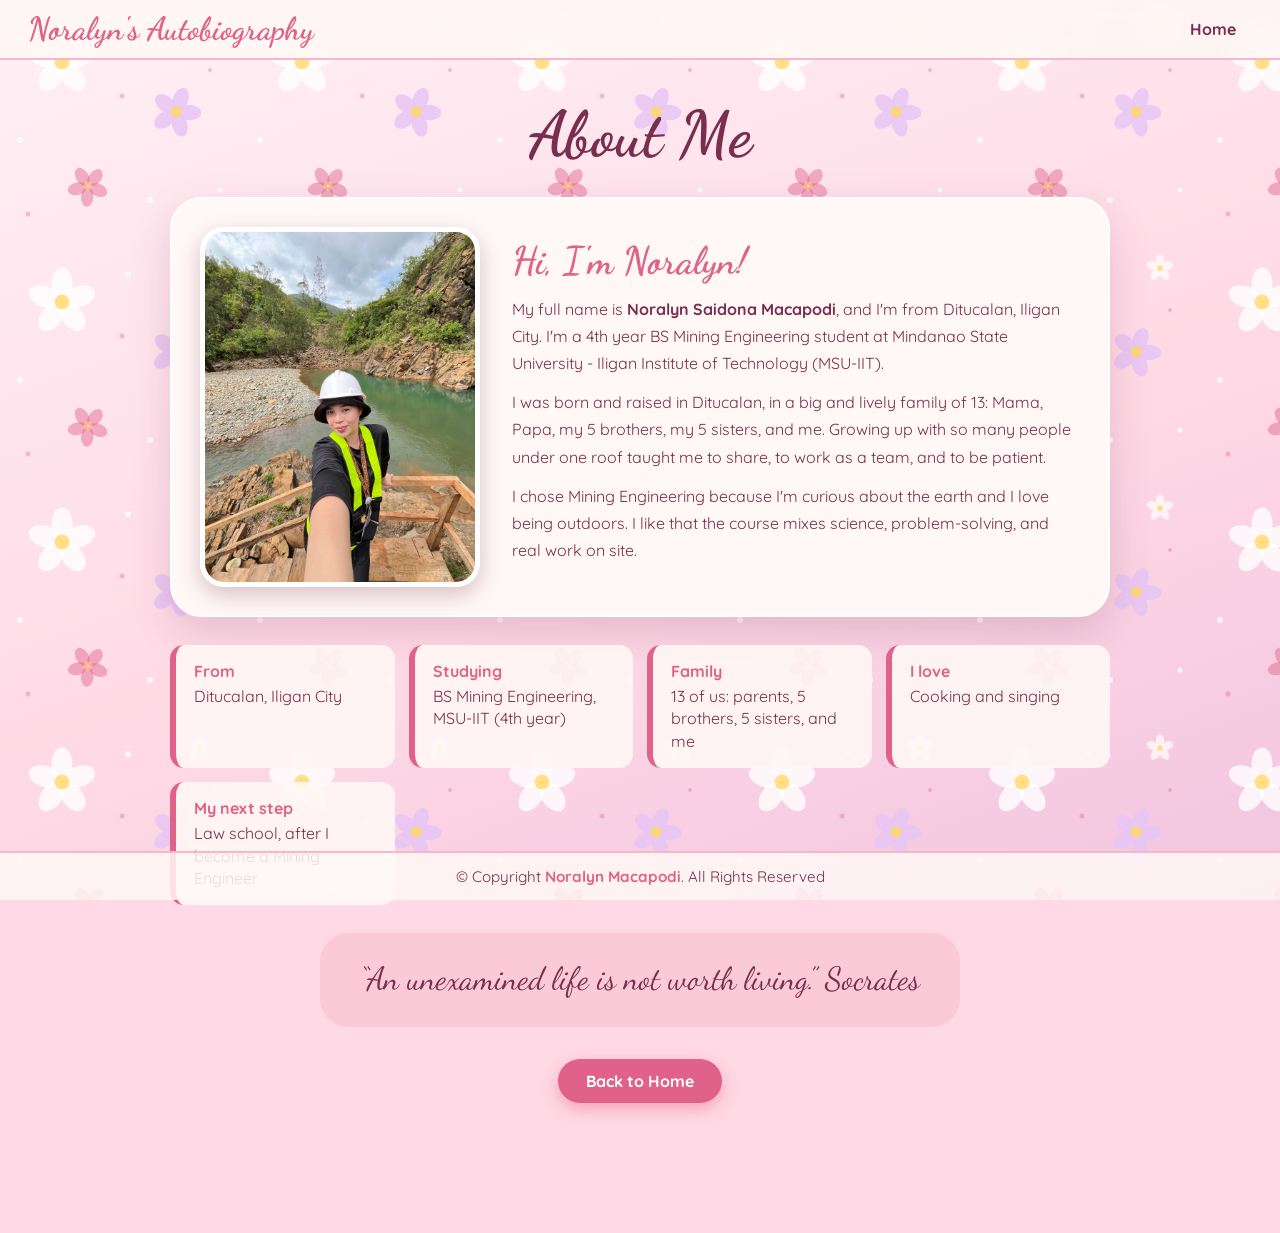
<file: about.html>
<!DOCTYPE html>
<html lang="en">
<head>
    <meta charset="UTF-8">
    <meta name="viewport" content="width=device-width, initial-scale=1">
    <title>About Me | Noralyn's Autobiography</title>

    <link rel="preconnect" href="https://fonts.googleapis.com">
    <link rel="preconnect" href="https://fonts.gstatic.com" crossorigin>
    <link href="https://fonts.googleapis.com/css2?family=Dancing+Script:wght@600;700&family=Quicksand:wght@400;500;700&display=swap" rel="stylesheet">

    <link rel="stylesheet" type="text/css" href="style.css" media="screen">
</head>

<body class="about">

    <header>
        <div class="header">
            <div class="header-Left">
                <a href="index.html" class="logo">Noralyn's Autobiography</a>
            </div>
            <div class="header-Right">
                <a href="index.html">Home</a>
            </div>
        </div>
    </header>

    <main class="page">

        <h1 class="page-title">About Me</h1>

        <section class="about-card">
            <img class="about-photo" src="PHOTOS/3.jpeg" alt="Noralyn at a field site wearing a hard hat and safety vest">

            <div class="about-text">
                <h2>Hi, I'm Noralyn!</h2>
                <p>
                    My full name is <strong>Noralyn Saidona Macapodi</strong>, and I'm from
                    Ditucalan, Iligan City. I'm a 4th year BS Mining Engineering student at
                    Mindanao State University - Iligan Institute of Technology (MSU-IIT).
                </p>
                <p>
                    I was born and raised in Ditucalan, in a big and lively family of 13:
                    Mama, Papa, my 5 brothers, my 5 sisters, and me. Growing up with so many
                    people under one roof taught me to share, to work as a team, and to be patient.
                </p>
                <p>
                    I chose Mining Engineering because I'm curious about the earth and I love
                    being outdoors. I like that the course mixes science, problem-solving, and
                    real work on site.
                </p>
            </div>
        </section>

        <section class="facts">
            <div class="fact">
                <h3>From</h3>
                <p>Ditucalan, Iligan City</p>
            </div>
            <div class="fact">
                <h3>Studying</h3>
                <p>BS Mining Engineering, MSU-IIT (4th year)</p>
            </div>
            <div class="fact">
                <h3>Family</h3>
                <p>13 of us: parents, 5 brothers, 5 sisters, and me</p>
            </div>
            <div class="fact">
                <h3>I love</h3>
                <p>Cooking and singing</p>
            </div>
            <div class="fact">
                <h3>My next step</h3>
                <p>Law school, after I become a Mining Engineer</p>
            </div>
        </section>

        <blockquote class="quote">
            &ldquo;An unexamined life is not worth living.&rdquo;
            Socrates
        </blockquote>

        <p class="back"><a href="index.html" class="btn btn-primary">Back to Home</a></p>

    </main>

    <footer>
        <div class="footer">
            &copy; Copyright <strong><span>Noralyn Macapodi</span></strong>. All Rights Reserved
        </div>
    </footer>

</body>
</html>
</file>
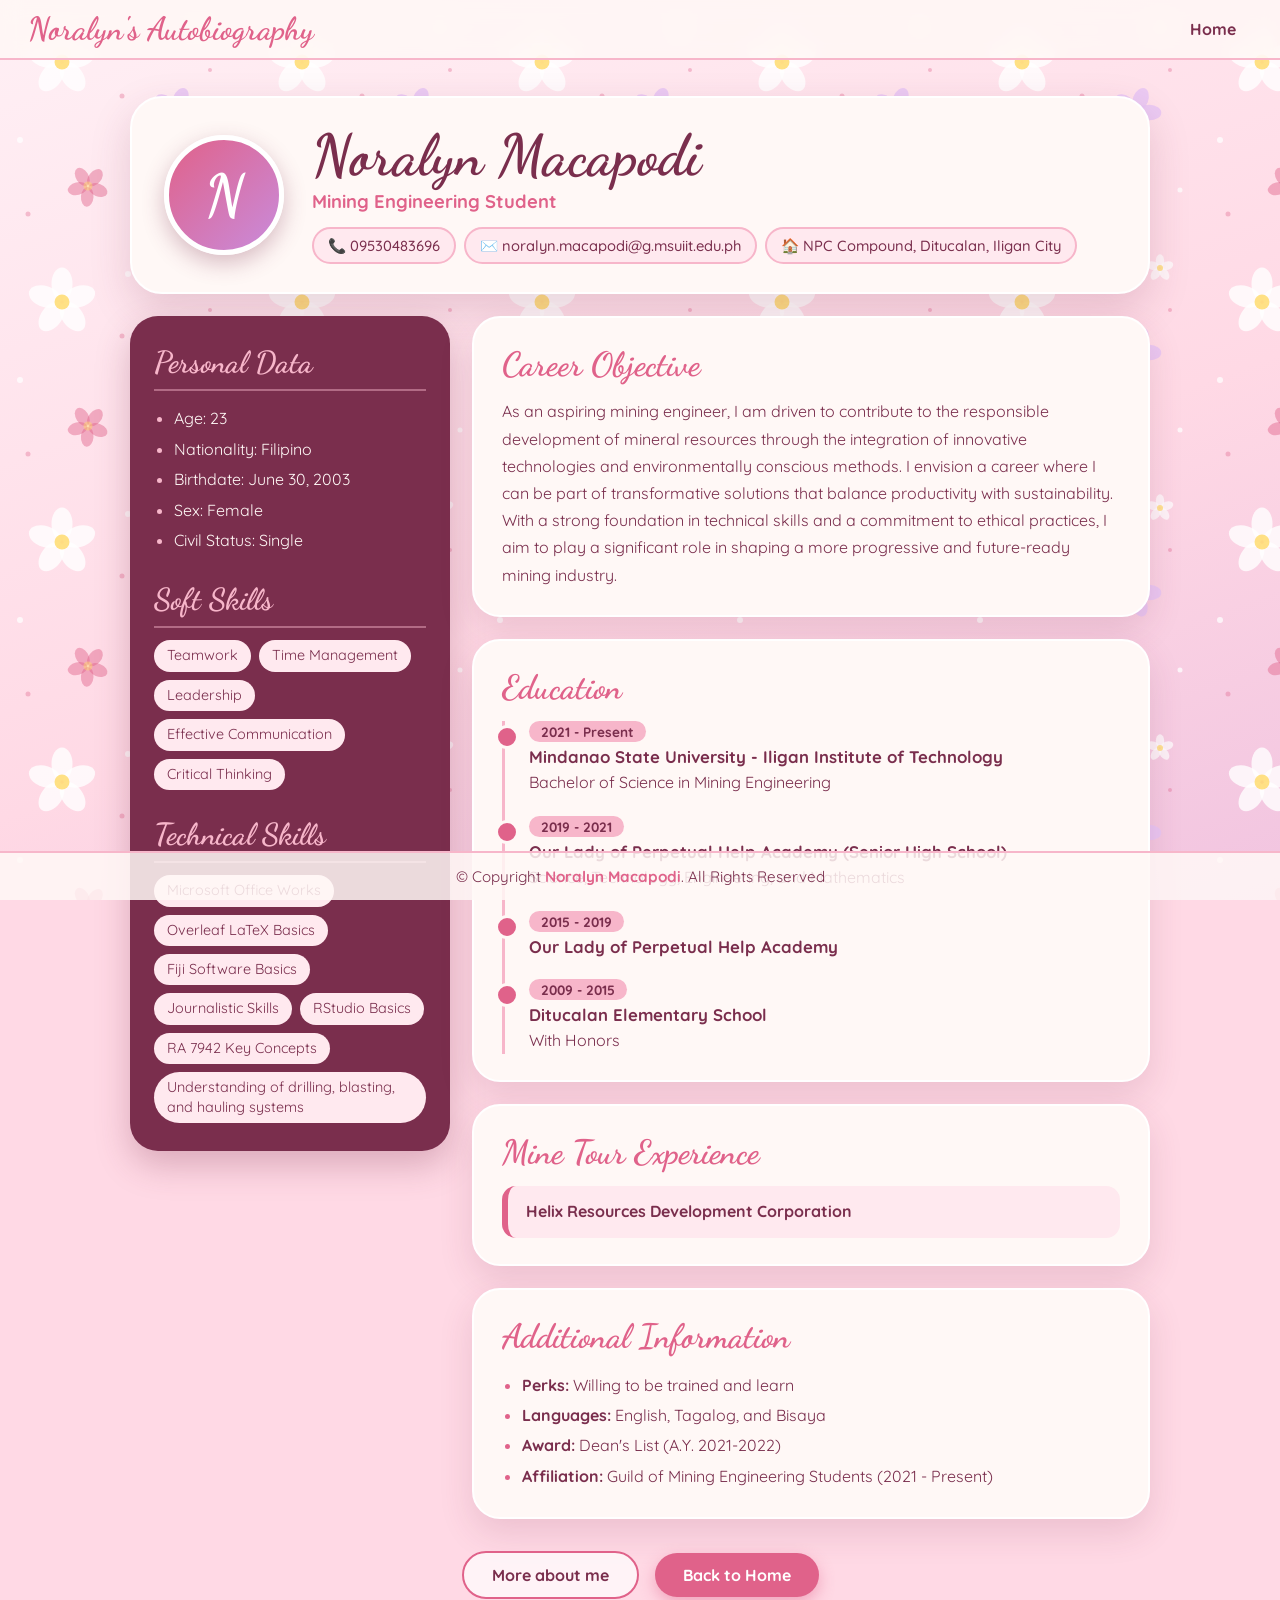
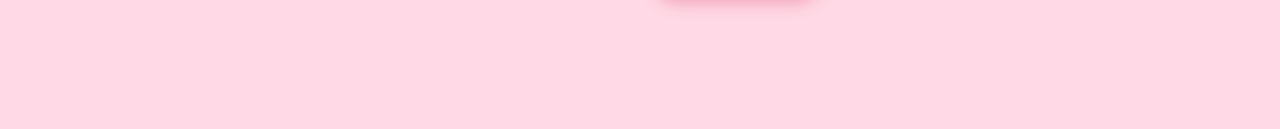
<file: resume.html>
<!DOCTYPE html>
<html lang="en">
<head>
    <meta charset="UTF-8">
    <meta name="viewport" content="width=device-width, initial-scale=1">
    <title>Resume | Noralyn's Autobiography</title>

    <link rel="preconnect" href="https://fonts.googleapis.com">
    <link rel="preconnect" href="https://fonts.gstatic.com" crossorigin>
    <link href="https://fonts.googleapis.com/css2?family=Dancing+Script:wght@600;700&family=Quicksand:wght@400;500;700&display=swap" rel="stylesheet">

    <link rel="stylesheet" type="text/css" href="style.css" media="screen">
</head>

<body class="resume">

    <header>
        <div class="header">
            <div class="header-Left">
                <a href="index.html" class="logo">Noralyn's Autobiography</a>
            </div>
            <div class="header-Right">
                <a href="index.html">Home</a>
            </div>
        </div>
    </header>

    <main class="page">

        <section class="resume-hero">
            <div class="resume-avatar" aria-hidden="true">N</div>
            <div class="resume-id">
                <h1>Noralyn Macapodi</h1>
                <p class="resume-title">Mining Engineering Student</p>
                <div class="contact-row">
                    <a href="tel:09530483696">&#128222; 09530483696</a>
                    <a href="mailto:noralyn.macapodi@g.msuiit.edu.ph">&#9993;&#65039; noralyn.macapodi@g.msuiit.edu.ph</a>
                    <span>&#127968; NPC Compound, Ditucalan, Iligan City</span>
                </div>
            </div>
        </section>

        <div class="resume-layout">

            <aside class="side-card">
                <h2>Personal Data</h2>
                <ul class="side-list">
                    <li>Age: 23</li>
                    <li>Nationality: Filipino</li>
                    <li>Birthdate: June 30, 2003</li>
                    <li>Sex: Female</li>
                    <li>Civil Status: Single</li>
                </ul>

                <h2>Soft Skills</h2>
                <ul class="chips">
                    <li>Teamwork</li>
                    <li>Time Management</li>
                    <li>Leadership</li>
                    <li>Effective Communication</li>
                    <li>Critical Thinking</li>
                </ul>

                <h2>Technical Skills</h2>
                <ul class="chips">
                    <li>Microsoft Office Works</li>
                    <li>Overleaf LaTeX Basics</li>
                    <li>Fiji Software Basics</li>
                    <li>Journalistic Skills</li>
                    <li>RStudio Basics</li>
                    <li>RA 7942 Key Concepts</li>
                    <li>Understanding of drilling, blasting, and hauling systems</li>
                </ul>
            </aside>

            <div class="resume-main">

                <section class="r-card">
                    <h2>Career Objective</h2>
                    <p>
                        As an aspiring mining engineer, I am driven to contribute to the responsible
                        development of mineral resources through the integration of innovative
                        technologies and environmentally conscious methods. I envision a career where
                        I can be part of transformative solutions that balance productivity with
                        sustainability. With a strong foundation in technical skills and a commitment
                        to ethical practices, I aim to play a significant role in shaping a more
                        progressive and future-ready mining industry.
                    </p>
                </section>

                <section class="r-card">
                    <h2>Education</h2>
                    <ul class="timeline">
                        <li>
                            <span class="time">2021 - Present</span>
                            <h3>Mindanao State University - Iligan Institute of Technology</h3>
                            <p>Bachelor of Science in Mining Engineering</p>
                        </li>
                        <li>
                            <span class="time">2019 - 2021</span>
                            <h3>Our Lady of Perpetual Help Academy (Senior High School)</h3>
                            <p>Science, Technology, Engineering, and Mathematics</p>
                        </li>
                        <li>
                            <span class="time">2015 - 2019</span>
                            <h3>Our Lady of Perpetual Help Academy</h3>
                        </li>
                        <li>
                            <span class="time">2009 - 2015</span>
                            <h3>Ditucalan Elementary School</h3>
                            <p>With Honors</p>
                        </li>
                    </ul>
                </section>

                <section class="r-card">
                    <h2>Mine Tour Experience</h2>
                    <p class="r-highlight">Helix Resources Development Corporation</p>
                </section>

                <section class="r-card">
                    <h2>Additional Information</h2>
                    <ul class="r-list">
                        <li><strong>Perks:</strong> Willing to be trained and learn</li>
                        <li><strong>Languages:</strong> English, Tagalog, and Bisaya</li>
                        <li><strong>Award:</strong> Dean's List (A.Y. 2021-2022)</li>
                        <li><strong>Affiliation:</strong> Guild of Mining Engineering Students (2021 - Present)</li>
                    </ul>
                </section>

            </div>
        </div>

        <p class="back">
            <a href="about.html" class="btn btn-ghost">More about me</a>
            <a href="index.html" class="btn btn-primary">Back to Home</a>
        </p>

    </main>

    <footer>
        <div class="footer">
            &copy; Copyright <strong><span>Noralyn Macapodi</span></strong>. All Rights Reserved
        </div>
    </footer>

</body>
</html>
</file>
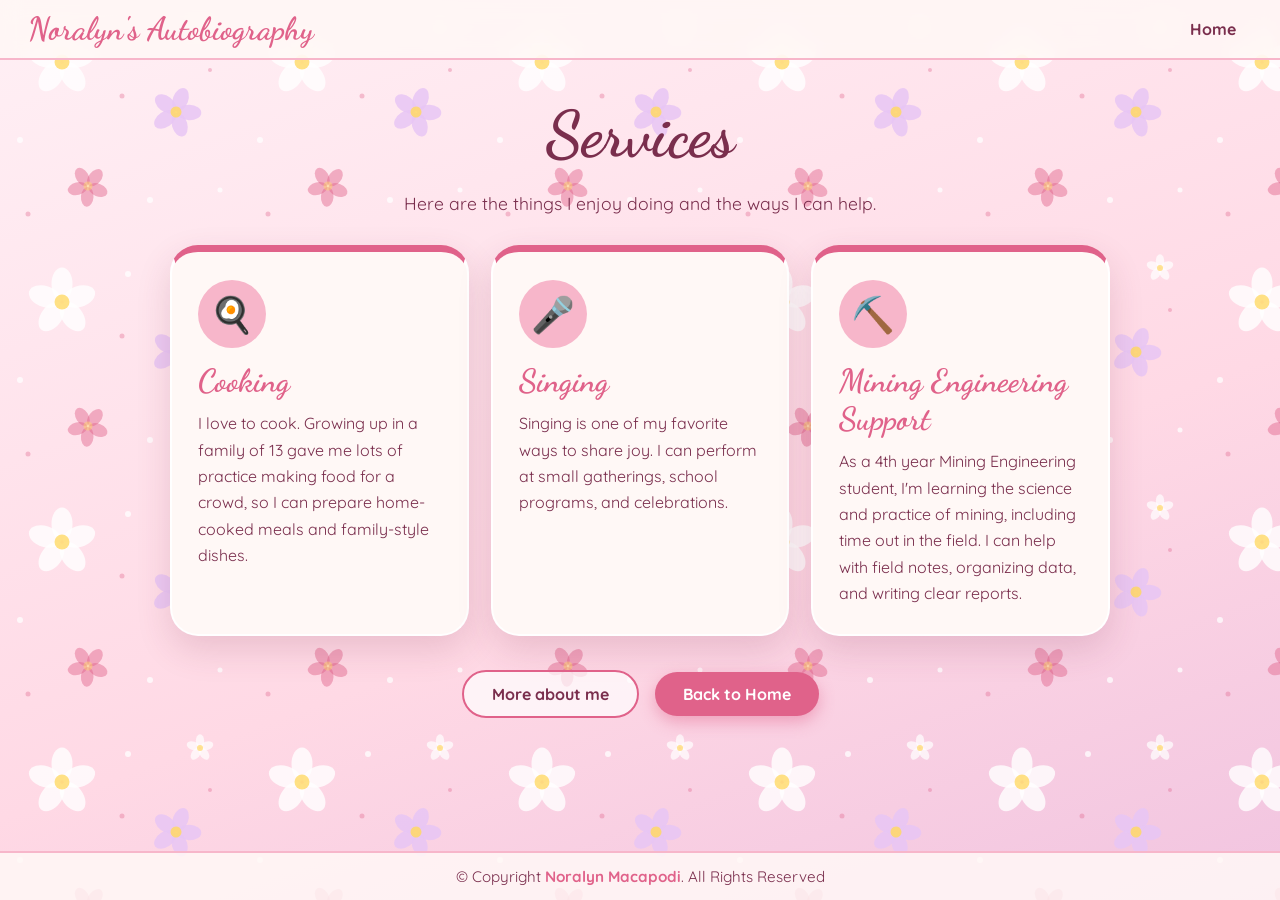
<file: services.html>
<!DOCTYPE html>
<html lang="en">
<head>
    <meta charset="UTF-8">
    <meta name="viewport" content="width=device-width, initial-scale=1">
    <title>Services | Noralyn's Autobiography</title>

    <link rel="preconnect" href="https://fonts.googleapis.com">
    <link rel="preconnect" href="https://fonts.gstatic.com" crossorigin>
    <link href="https://fonts.googleapis.com/css2?family=Dancing+Script:wght@600;700&family=Quicksand:wght@400;500;700&display=swap" rel="stylesheet">

    <link rel="stylesheet" type="text/css" href="style.css" media="screen">
</head>

<body class="services">

    <header>
        <div class="header">
            <div class="header-Left">
                <a href="index.html" class="logo">Noralyn's Autobiography</a>
            </div>
            <div class="header-Right">
                <a href="index.html">Home</a>
            </div>
        </div>
    </header>

    <main class="page">

        <h1 class="page-title">Services</h1>
        <p class="page-intro">Here are the things I enjoy doing and the ways I can help.</p>

        <section class="services-grid">

            <article class="service-card">
                <div class="service-icon" aria-hidden="true">🍳</div>
                <h2>Cooking</h2>
                <p>
                    I love to cook. Growing up in a family of 13 gave me lots of practice
                    making food for a crowd, so I can prepare home-cooked meals and
                    family-style dishes.
                </p>
            </article>

            <article class="service-card">
                <div class="service-icon" aria-hidden="true">🎤</div>
                <h2>Singing</h2>
                <p>
                    Singing is one of my favorite ways to share joy. I can perform at small
                    gatherings, school programs, and celebrations.
                </p>
            </article>

            <article class="service-card">
                <div class="service-icon" aria-hidden="true">⛏️</div>
                <h2>Mining Engineering Support</h2>
                <p>
                    As a 4th year Mining Engineering student, I'm learning the science and
                    practice of mining, including time out in the field. I can help with
                    field notes, organizing data, and writing clear reports.
                </p>
            </article>

        </section>

        <p class="back">
            <a href="about.html" class="btn btn-ghost">More about me</a>
            <a href="index.html" class="btn btn-primary">Back to Home</a>
        </p>

    </main>

    <footer>
        <div class="footer">
            &copy; Copyright <strong><span>Noralyn Macapodi</span></strong>. All Rights Reserved
        </div>
    </footer>

</body>
</html>
</file>
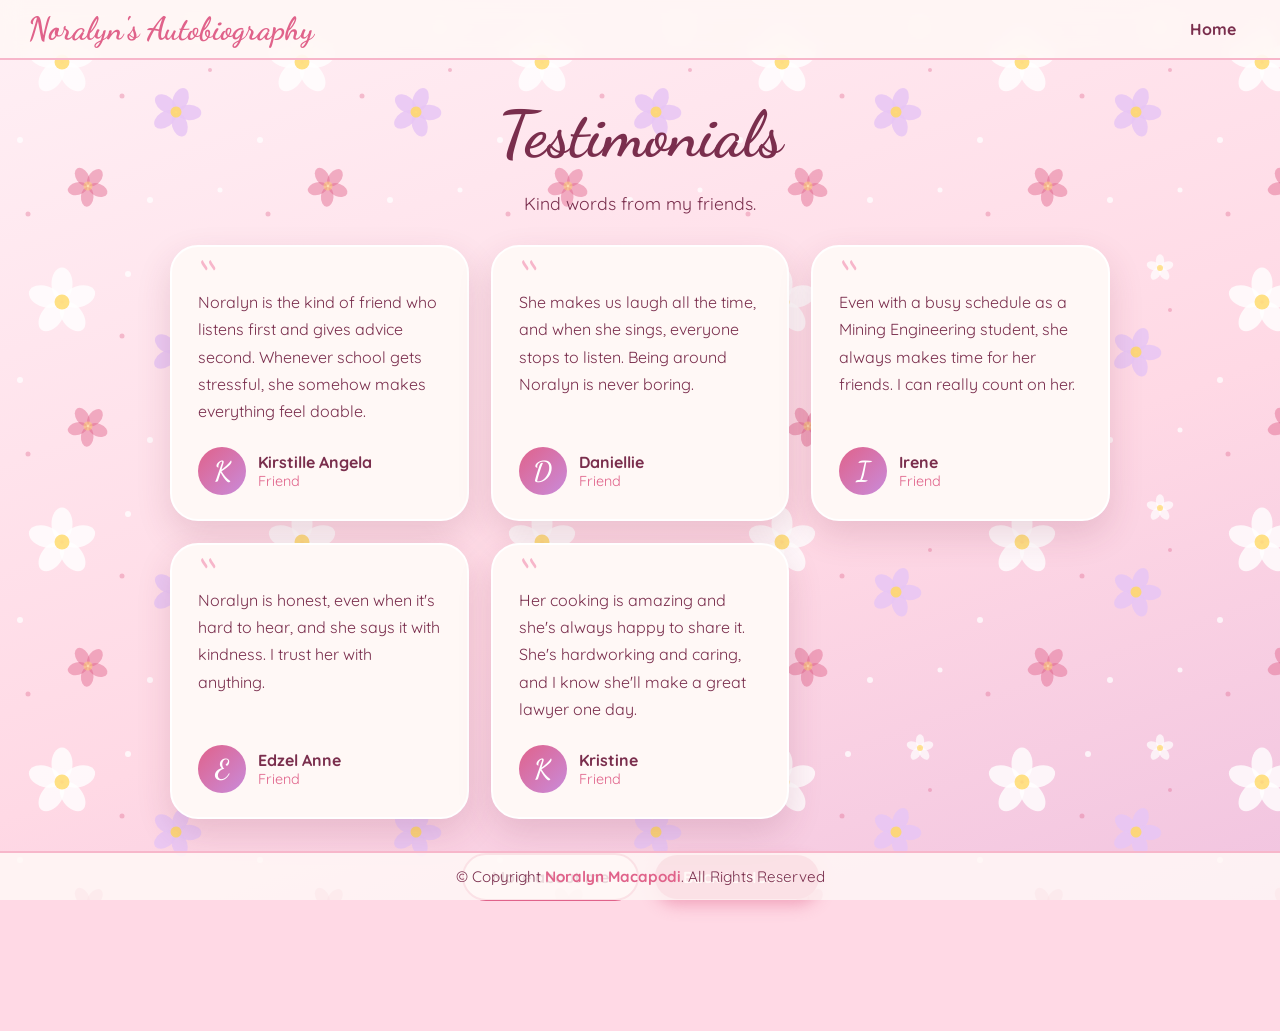
<file: testimonials.html>
<!DOCTYPE html>
<html lang="en">
<head>
    <meta charset="UTF-8">
    <meta name="viewport" content="width=device-width, initial-scale=1">
    <title>Testimonials | Noralyn's Autobiography</title>

    <link rel="preconnect" href="https://fonts.googleapis.com">
    <link rel="preconnect" href="https://fonts.gstatic.com" crossorigin>
    <link href="https://fonts.googleapis.com/css2?family=Dancing+Script:wght@600;700&family=Quicksand:wght@400;500;700&display=swap" rel="stylesheet">

    <link rel="stylesheet" type="text/css" href="style.css" media="screen">
</head>

<body class="testimonials">

    <header>
        <div class="header">
            <div class="header-Left">
                <a href="index.html" class="logo">Noralyn's Autobiography</a>
            </div>
            <div class="header-Right">
                <a href="index.html">Home</a>
            </div>
        </div>
    </header>

    <main class="page">

        <h1 class="page-title">Testimonials</h1>
        <p class="page-intro">Kind words from my friends.</p>

        <section class="testimonial-grid">

            <article class="testimonial-card">
                <p class="testimonial-text">
                    Noralyn is the kind of friend who listens first and gives advice second.
                    Whenever school gets stressful, she somehow makes everything feel doable.
                </p>
                <div class="testimonial-person">
                    <div class="testimonial-avatar" aria-hidden="true">K</div>
                    <div>
                        <p class="testimonial-name">Kirstille Angela</p>
                        <p class="testimonial-role">Friend</p>
                    </div>
                </div>
            </article>

            <article class="testimonial-card">
                <p class="testimonial-text">
                    She makes us laugh all the time, and when she sings, everyone stops to listen.
                    Being around Noralyn is never boring.
                </p>
                <div class="testimonial-person">
                    <div class="testimonial-avatar" aria-hidden="true">D</div>
                    <div>
                        <p class="testimonial-name">Daniellie</p>
                        <p class="testimonial-role">Friend</p>
                    </div>
                </div>
            </article>

            <article class="testimonial-card">
                <p class="testimonial-text">
                    Even with a busy schedule as a Mining Engineering student, she always makes
                    time for her friends. I can really count on her.
                </p>
                <div class="testimonial-person">
                    <div class="testimonial-avatar" aria-hidden="true">I</div>
                    <div>
                        <p class="testimonial-name">Irene</p>
                        <p class="testimonial-role">Friend</p>
                    </div>
                </div>
            </article>

            <article class="testimonial-card">
                <p class="testimonial-text">
                    Noralyn is honest, even when it's hard to hear, and she says it with kindness.
                    I trust her with anything.
                </p>
                <div class="testimonial-person">
                    <div class="testimonial-avatar" aria-hidden="true">E</div>
                    <div>
                        <p class="testimonial-name">Edzel Anne</p>
                        <p class="testimonial-role">Friend</p>
                    </div>
                </div>
            </article>

            <article class="testimonial-card">
                <p class="testimonial-text">
                    Her cooking is amazing and she's always happy to share it. She's hardworking
                    and caring, and I know she'll make a great lawyer one day.
                </p>
                <div class="testimonial-person">
                    <div class="testimonial-avatar" aria-hidden="true">K</div>
                    <div>
                        <p class="testimonial-name">Kristine</p>
                        <p class="testimonial-role">Friend</p>
                    </div>
                </div>
            </article>

        </section>

        <p class="back">
            <a href="about.html" class="btn btn-ghost">More about me</a>
            <a href="index.html" class="btn btn-primary">Back to Home</a>
        </p>

    </main>

    <footer>
        <div class="footer">
            &copy; Copyright <strong><span>Noralyn Macapodi</span></strong>. All Rights Reserved
        </div>
    </footer>

</body>
</html>
</file>
<file: style.css>
/* ============================================
   Noralyn's Autobiography - style.css
   Shared by all pages. The photo background
   only shows on the home page (body.home).
   ============================================ */

:root {
    --blush:  #ffe9ef;
    --petal:  #f7b6ca;
    --rose:   #e0628a;
    --berry:  #7a2e4d;
    --cream:  #fff8f6;
    --radius: 22px;
}

* {
    box-sizing: border-box;
}

body {
    margin: 0;
    min-height: 100vh;
    display: flex;
    flex-direction: column;
    font-family: "Quicksand", "Segoe UI", sans-serif;
    color: var(--berry);
    background: var(--blush);
}

/* ---------- HEADER / NAV ---------- */

.header {
    display: flex;
    justify-content: space-between;
    align-items: center;
    flex-wrap: wrap;
    gap: 8px 24px;
    padding: 10px 28px;
    background: rgba(255, 248, 246, 0.82);
    backdrop-filter: blur(10px);
    -webkit-backdrop-filter: blur(10px);
    border-bottom: 2px solid var(--petal);
}

.header a {
    text-decoration: none;
    font-weight: 700;
}

.header .logo {
    font-family: "Dancing Script", cursive;
    font-size: 2rem;
    color: var(--rose);
}

.header-Right {
    display: flex;
    flex-wrap: wrap;
    gap: 6px;
}

.header-Right a {
    color: var(--berry);
    padding: 8px 16px;
    border-radius: 999px;
    transition: background 0.2s, color 0.2s;
}

.header-Right a:hover {
    background: var(--petal);
}

.header-Right a.active {
    background: var(--rose);
    color: #fff;
}

a:focus-visible {
    outline: 3px solid var(--berry);
    outline-offset: 2px;
}

/* ---------- HOME PAGE: BACKGROUND PHOTO ---------- */
/* Pink gradient background (no photo) */

body.home {
    background: linear-gradient(135deg, #ffd1e0, #f4a3c0 50%, #c98bdb);
    background-attachment: fixed;
}

/* ---------- HERO ---------- */

.hero {
    flex: 1;
    display: flex;
    align-items: center;
    justify-content: center;
    padding: 70px 20px 100px;
}

.hero-card {
    width: min(680px, 100%);
    text-align: center;
    padding: 48px 36px 44px;
    background: rgba(255, 248, 246, 0.78);
    backdrop-filter: blur(14px);
    -webkit-backdrop-filter: blur(14px);
    border: 2px solid rgba(255, 255, 255, 0.85);
    border-radius: 36px;
    box-shadow: 0 20px 50px rgba(122, 46, 77, 0.25);
}

.avatar {
    width: 120px;
    height: 120px;
    margin: -92px auto 18px;
    border-radius: 50%;
    border: 5px solid #fff;
    box-shadow: 0 8px 22px rgba(122, 46, 77, 0.3);
    display: flex;
    align-items: center;
    justify-content: center;
    font-family: "Dancing Script", cursive;
    font-size: 3.4rem;
    font-weight: 700;
    color: #fff;
    background:
        url("PHOTOS/me.jpg") center / cover no-repeat,
        linear-gradient(135deg, var(--rose), #c98bdb);
}

.hello {
    margin: 0 0 4px;
    font-weight: 700;
    color: var(--rose);
}

.hero h1 {
    margin: 0 0 14px;
    font-family: "Dancing Script", cursive;
    font-size: clamp(2.8rem, 8vw, 5rem);
    line-height: 1.05;
    color: var(--berry);
}

.tagline {
    max-width: 46ch;
    margin: 0 auto 28px;
    font-size: 1.1rem;
    line-height: 1.6;
}

.hero-buttons {
    display: flex;
    flex-wrap: wrap;
    justify-content: center;
    gap: 12px;
}

.btn {
    padding: 12px 28px;
    border-radius: 999px;
    font-weight: 700;
    text-decoration: none;
    transition: transform 0.2s, box-shadow 0.2s, background 0.2s;
}

.btn-primary {
    background: var(--rose);
    color: #fff;
    box-shadow: 0 6px 16px rgba(224, 98, 138, 0.45);
}

.btn-primary:hover {
    transform: translateY(-2px);
    box-shadow: 0 10px 20px rgba(224, 98, 138, 0.55);
}

.btn-ghost {
    color: var(--berry);
    border: 2px solid var(--rose);
    background: rgba(255, 255, 255, 0.7);
}

.btn-ghost:hover {
    background: var(--rose);
    color: #fff;
    transform: translateY(-2px);
}

/* ---------- FOOTER ---------- */

.footer {
    position: fixed;
    left: 0;
    bottom: 0;
    width: 100%;
    padding: 14px 20px;
    text-align: center;
    font-size: 0.95rem;
    color: var(--berry);
    background: rgba(255, 248, 246, 0.85);
    border-top: 2px solid var(--petal);
}

.footer span {
    color: var(--rose);
}

/* ---------- MOBILE ---------- */

@media (max-width: 600px) {
    .header {
        justify-content: center;
        text-align: center;
    }
    .header-Right {
        justify-content: center;
    }
    .hero-card {
        padding: 40px 22px 36px;
    }
}

@media (prefers-reduced-motion: reduce) {
    * {
        transition: none !important;
    }
}

/* ============================================
   ABOUT PAGE
   ============================================ */

body.about {
    background: linear-gradient(160deg, #fff0f5, #ffd9e5 60%, #f1c4e0);
    background-attachment: fixed;
}

.page {
    flex: 1;
    width: min(980px, 100%);
    margin: 0 auto;
    padding: 36px 20px 110px;
}

.page-title {
    margin: 0 0 24px;
    text-align: center;
    font-family: "Dancing Script", cursive;
    font-size: clamp(2.6rem, 7vw, 4rem);
    color: var(--berry);
}

.about-card {
    display: flex;
    gap: 32px;
    align-items: center;
    padding: 28px;
    background: var(--cream);
    border: 2px solid #fff;
    border-radius: 32px;
    box-shadow: 0 16px 40px rgba(122, 46, 77, 0.18);
}

.about-photo {
    flex: 0 0 280px;
    width: 280px;
    height: 360px;
    object-fit: cover;
    border-radius: 24px;
    border: 5px solid #fff;
    box-shadow: 0 8px 22px rgba(122, 46, 77, 0.28);
}

.about-text h2 {
    margin: 0 0 12px;
    font-family: "Dancing Script", cursive;
    font-size: 2.4rem;
    color: var(--rose);
}

.about-text p {
    margin: 0 0 12px;
    max-width: 60ch;
    line-height: 1.7;
}

.facts {
    display: grid;
    grid-template-columns: repeat(auto-fit, minmax(180px, 1fr));
    gap: 14px;
    margin: 28px 0;
}

.fact {
    padding: 16px 18px;
    background: rgba(255, 248, 246, 0.9);
    border-left: 6px solid var(--rose);
    border-radius: 14px;
}

.fact h3 {
    margin: 0 0 4px;
    color: var(--rose);
    font-size: 1rem;
}

.fact p {
    margin: 0;
    line-height: 1.4;
}

.quote {
    margin: 0 auto 28px;
    max-width: 640px;
    padding: 26px 30px;
    text-align: center;
    font-family: "Dancing Script", cursive;
    font-size: 2rem;
    line-height: 1.3;
    color: var(--berry);
    background: rgba(247, 182, 202, 0.45);
    border-radius: 28px;
}

.quote cite {
    display: block;
    margin-top: 8px;
    font-family: "Quicksand", sans-serif;
    font-size: 1rem;
    font-style: normal;
    font-weight: 700;
    color: var(--rose);
}

.back {
    text-align: center;
}

@media (max-width: 700px) {
    .about-card {
        flex-direction: column;
        padding: 20px;
    }
    .about-photo {
        flex: none;
        width: 100%;
        max-width: 320px;
        height: 380px;
    }
}
/* ============================================
   SERVICES PAGE
   ============================================ */

body.services {
    background: linear-gradient(160deg, #fff0f5, #ffd9e5 60%, #f1c4e0);
    background-attachment: fixed;
}

.page-intro {
    max-width: 55ch;
    margin: -8px auto 28px;
    text-align: center;
    font-size: 1.1rem;
    line-height: 1.6;
}

.services-grid {
    display: grid;
    grid-template-columns: repeat(auto-fit, minmax(260px, 1fr));
    gap: 22px;
    margin-bottom: 30px;
}

.service-card {
    padding: 28px 26px;
    background: var(--cream);
    border: 2px solid #fff;
    border-top: 7px solid var(--rose);
    border-radius: 28px;
    box-shadow: 0 14px 34px rgba(122, 46, 77, 0.16);
}

.service-icon {
    width: 68px;
    height: 68px;
    margin-bottom: 14px;
    display: flex;
    align-items: center;
    justify-content: center;
    font-size: 2.2rem;
    background: var(--petal);
    border-radius: 50%;
}

.service-card h2 {
    margin: 0 0 10px;
    font-family: "Dancing Script", cursive;
    font-size: 2rem;
    color: var(--rose);
}

.service-card p {
    margin: 0;
    line-height: 1.65;
}

.back .btn {
    display: inline-block;
    margin: 4px 6px;
}
/* ============================================
   TESTIMONIALS PAGE
   ============================================ */

body.testimonials {
    background: linear-gradient(160deg, #fff0f5, #ffd9e5 60%, #f1c4e0);
    background-attachment: fixed;
}

.testimonial-grid {
    display: grid;
    grid-template-columns: repeat(auto-fit, minmax(290px, 1fr));
    gap: 22px;
    margin-bottom: 30px;
}

.testimonial-card {
    position: relative;
    display: flex;
    flex-direction: column;
    justify-content: space-between;
    padding: 42px 26px 24px;
    background: var(--cream);
    border: 2px solid #fff;
    border-radius: 28px;
    box-shadow: 0 14px 34px rgba(122, 46, 77, 0.16);
}

.testimonial-card::before {
    content: "\201C";
    position: absolute;
    top: 6px;
    left: 20px;
    font-family: "Dancing Script", cursive;
    font-size: 4.5rem;
    line-height: 1;
    color: var(--petal);
}

.testimonial-text {
    margin: 0 0 22px;
    line-height: 1.7;
}

.testimonial-person {
    display: flex;
    align-items: center;
    gap: 12px;
}

.testimonial-avatar {
    flex: 0 0 48px;
    width: 48px;
    height: 48px;
    display: flex;
    align-items: center;
    justify-content: center;
    font-family: "Dancing Script", cursive;
    font-size: 1.7rem;
    font-weight: 700;
    color: #fff;
    background: linear-gradient(135deg, var(--rose), #c98bdb);
    border-radius: 50%;
}

.testimonial-name {
    margin: 0;
    font-weight: 700;
    color: var(--berry);
}

.testimonial-role {
    margin: 0;
    font-size: 0.9rem;
    color: var(--rose);
}
/* ============================================
   RESUME PAGE
   ============================================ */

body.resume {
    background: linear-gradient(160deg, #fff0f5, #ffd9e5 60%, #f1c4e0);
    background-attachment: fixed;
}

.page:has(.resume-hero) {
    width: min(1060px, 100%);
}

.resume-hero {
    display: flex;
    align-items: center;
    gap: 28px;
    padding: 28px 32px;
    margin-bottom: 22px;
    background: var(--cream);
    border: 2px solid #fff;
    border-radius: 32px;
    box-shadow: 0 16px 40px rgba(122, 46, 77, 0.18);
}

.resume-avatar {
    flex: 0 0 120px;
    width: 120px;
    height: 120px;
    display: flex;
    align-items: center;
    justify-content: center;
    font-family: "Dancing Script", cursive;
    font-size: 3.6rem;
    font-weight: 700;
    color: #fff;
    background: linear-gradient(135deg, var(--rose), #c98bdb);
    border: 5px solid #fff;
    border-radius: 50%;
    box-shadow: 0 8px 22px rgba(122, 46, 77, 0.3);
}

.resume-id h1 {
    margin: 0;
    font-family: "Dancing Script", cursive;
    font-size: clamp(2.4rem, 6vw, 3.6rem);
    line-height: 1.05;
    color: var(--berry);
}

.resume-title {
    margin: 4px 0 14px;
    font-size: 1.15rem;
    font-weight: 700;
    color: var(--rose);
}

.contact-row {
    display: flex;
    flex-wrap: wrap;
    gap: 8px;
}

.contact-row a,
.contact-row span {
    padding: 7px 14px;
    font-size: 0.92rem;
    font-weight: 500;
    color: var(--berry);
    text-decoration: none;
    background: var(--blush);
    border: 2px solid var(--petal);
    border-radius: 999px;
    overflow-wrap: anywhere;
}

.contact-row a:hover {
    background: var(--petal);
}

.resume-layout {
    display: grid;
    grid-template-columns: 320px 1fr;
    gap: 22px;
    align-items: start;
    margin-bottom: 28px;
}

.side-card {
    padding: 28px 24px;
    color: var(--cream);
    background: var(--berry);
    border-radius: 28px;
    box-shadow: 0 14px 34px rgba(122, 46, 77, 0.28);
}

.side-card h2 {
    margin: 0 0 12px;
    padding-bottom: 8px;
    font-family: "Dancing Script", cursive;
    font-size: 1.9rem;
    color: var(--petal);
    border-bottom: 2px solid rgba(247, 182, 202, 0.45);
}

.side-card h2:not(:first-child) {
    margin-top: 26px;
}

.side-list {
    margin: 0;
    padding-left: 20px;
    line-height: 1.9;
}

.side-list li::marker {
    color: var(--petal);
}

.chips {
    display: flex;
    flex-wrap: wrap;
    gap: 8px;
    margin: 0;
    padding: 0;
    list-style: none;
}

.chips li {
    padding: 6px 13px;
    font-size: 0.9rem;
    line-height: 1.35;
    color: var(--berry);
    background: var(--blush);
    border-radius: 999px;
}

.resume-main {
    display: grid;
    gap: 22px;
}

.r-card {
    padding: 26px 28px;
    background: var(--cream);
    border: 2px solid #fff;
    border-radius: 28px;
    box-shadow: 0 14px 34px rgba(122, 46, 77, 0.14);
}

.r-card h2 {
    margin: 0 0 14px;
    font-family: "Dancing Script", cursive;
    font-size: 2.1rem;
    color: var(--rose);
}

.r-card p {
    margin: 0;
    line-height: 1.7;
}

.timeline {
    margin: 0;
    padding: 0 0 0 24px;
    list-style: none;
    border-left: 3px solid var(--petal);
}

.timeline li {
    position: relative;
    padding-bottom: 20px;
}

.timeline li:last-child {
    padding-bottom: 0;
}

.timeline li::before {
    content: "";
    position: absolute;
    left: -34px;
    top: 4px;
    width: 18px;
    height: 18px;
    background: var(--rose);
    border: 3px solid var(--cream);
    border-radius: 50%;
}

.timeline .time {
    display: inline-block;
    margin-bottom: 4px;
    padding: 2px 12px;
    font-size: 0.85rem;
    font-weight: 700;
    color: var(--berry);
    background: var(--petal);
    border-radius: 999px;
}

.timeline h3 {
    margin: 0 0 2px;
    font-size: 1.05rem;
    color: var(--berry);
}

.r-highlight {
    padding: 12px 18px;
    font-weight: 700;
    color: var(--berry);
    background: var(--blush);
    border-left: 6px solid var(--rose);
    border-radius: 14px;
}

.r-list {
    margin: 0;
    padding-left: 20px;
    line-height: 1.9;
}

.r-list li::marker {
    color: var(--rose);
}

@media (max-width: 820px) {
    .resume-layout {
        grid-template-columns: 1fr;
    }
    .resume-hero {
        flex-direction: column;
        text-align: center;
        padding: 26px 20px;
    }
    .contact-row {
        justify-content: center;
    }
}
/* ============================================
   Noralyn's Autobiography - style.css
   Shared by all pages. The photo background
   only shows on the home page (body.home).
   ============================================ */

:root {
    --blush:  #ffe9ef;
    --petal:  #f7b6ca;
    --rose:   #e0628a;
    --berry:  #7a2e4d;
    --cream:  #fff8f6;
    --radius: 22px;
}

* {
    box-sizing: border-box;
}

body {
    margin: 0;
    min-height: 100vh;
    display: flex;
    flex-direction: column;
    font-family: "Quicksand", "Segoe UI", sans-serif;
    color: var(--berry);
    background: var(--blush);
}

/* ---------- HEADER / NAV ---------- */

.header {
    display: flex;
    justify-content: space-between;
    align-items: center;
    flex-wrap: wrap;
    gap: 8px 24px;
    padding: 10px 28px;
    background: rgba(255, 248, 246, 0.82);
    backdrop-filter: blur(10px);
    -webkit-backdrop-filter: blur(10px);
    border-bottom: 2px solid var(--petal);
}

.header a {
    text-decoration: none;
    font-weight: 700;
}

.header .logo {
    font-family: "Dancing Script", cursive;
    font-size: 2rem;
    color: var(--rose);
}

.header-Right {
    display: flex;
    flex-wrap: wrap;
    gap: 6px;
}

.header-Right a {
    color: var(--berry);
    padding: 8px 16px;
    border-radius: 999px;
    transition: background 0.2s, color 0.2s;
}

.header-Right a:hover {
    background: var(--petal);
}

.header-Right a.active {
    background: var(--rose);
    color: #fff;
}

a:focus-visible {
    outline: 3px solid var(--berry);
    outline-offset: 2px;
}

/* ---------- HOME PAGE: BACKGROUND PHOTO ---------- */
/* Pink gradient background (no photo) */

body.home {
    background: linear-gradient(135deg, #ffd1e0, #f4a3c0 50%, #c98bdb);
    background-attachment: fixed;
}

/* ---------- HERO ---------- */

.hero {
    flex: 1;
    display: flex;
    align-items: center;
    justify-content: center;
    padding: 70px 20px 100px;
}

.hero-card {
    width: min(680px, 100%);
    text-align: center;
    padding: 48px 36px 44px;
    background: rgba(255, 248, 246, 0.78);
    backdrop-filter: blur(14px);
    -webkit-backdrop-filter: blur(14px);
    border: 2px solid rgba(255, 255, 255, 0.85);
    border-radius: 36px;
    box-shadow: 0 20px 50px rgba(122, 46, 77, 0.25);
}

.avatar {
    width: 120px;
    height: 120px;
    margin: -92px auto 18px;
    border-radius: 50%;
    border: 5px solid #fff;
    box-shadow: 0 8px 22px rgba(122, 46, 77, 0.3);
    display: flex;
    align-items: center;
    justify-content: center;
    font-family: "Dancing Script", cursive;
    font-size: 3.4rem;
    font-weight: 700;
    color: #fff;
    background:
        url("PHOTOS/me.jpg") center / cover no-repeat,
        linear-gradient(135deg, var(--rose), #c98bdb);
}

.hello {
    margin: 0 0 4px;
    font-weight: 700;
    color: var(--rose);
}

.hero h1 {
    margin: 0 0 14px;
    font-family: "Dancing Script", cursive;
    font-size: clamp(2.8rem, 8vw, 5rem);
    line-height: 1.05;
    color: var(--berry);
}

.tagline {
    max-width: 46ch;
    margin: 0 auto 28px;
    font-size: 1.1rem;
    line-height: 1.6;
}

.hero-buttons {
    display: flex;
    flex-wrap: wrap;
    justify-content: center;
    gap: 12px;
}

.btn {
    padding: 12px 28px;
    border-radius: 999px;
    font-weight: 700;
    text-decoration: none;
    transition: transform 0.2s, box-shadow 0.2s, background 0.2s;
}

.btn-primary {
    background: var(--rose);
    color: #fff;
    box-shadow: 0 6px 16px rgba(224, 98, 138, 0.45);
}

.btn-primary:hover {
    transform: translateY(-2px);
    box-shadow: 0 10px 20px rgba(224, 98, 138, 0.55);
}

.btn-ghost {
    color: var(--berry);
    border: 2px solid var(--rose);
    background: rgba(255, 255, 255, 0.7);
}

.btn-ghost:hover {
    background: var(--rose);
    color: #fff;
    transform: translateY(-2px);
}

/* ---------- FOOTER ---------- */

.footer {
    position: fixed;
    left: 0;
    bottom: 0;
    width: 100%;
    padding: 14px 20px;
    text-align: center;
    font-size: 0.95rem;
    color: var(--berry);
    background: rgba(255, 248, 246, 0.85);
    border-top: 2px solid var(--petal);
}

.footer span {
    color: var(--rose);
}

/* ---------- MOBILE ---------- */

@media (max-width: 600px) {
    .header {
        justify-content: center;
        text-align: center;
    }
    .header-Right {
        justify-content: center;
    }
    .hero-card {
        padding: 40px 22px 36px;
    }
}

@media (prefers-reduced-motion: reduce) {
    * {
        transition: none !important;
    }
}

/* ============================================
   ABOUT PAGE
   ============================================ */

body.about {
    background: linear-gradient(160deg, #fff0f5, #ffd9e5 60%, #f1c4e0);
    background-attachment: fixed;
}

.page {
    flex: 1;
    width: min(980px, 100%);
    margin: 0 auto;
    padding: 36px 20px 110px;
}

.page-title {
    margin: 0 0 24px;
    text-align: center;
    font-family: "Dancing Script", cursive;
    font-size: clamp(2.6rem, 7vw, 4rem);
    color: var(--berry);
}

.about-card {
    display: flex;
    gap: 32px;
    align-items: center;
    padding: 28px;
    background: var(--cream);
    border: 2px solid #fff;
    border-radius: 32px;
    box-shadow: 0 16px 40px rgba(122, 46, 77, 0.18);
}

.about-photo {
    flex: 0 0 280px;
    width: 280px;
    height: 360px;
    object-fit: cover;
    border-radius: 24px;
    border: 5px solid #fff;
    box-shadow: 0 8px 22px rgba(122, 46, 77, 0.28);
}

.about-text h2 {
    margin: 0 0 12px;
    font-family: "Dancing Script", cursive;
    font-size: 2.4rem;
    color: var(--rose);
}

.about-text p {
    margin: 0 0 12px;
    max-width: 60ch;
    line-height: 1.7;
}

.facts {
    display: grid;
    grid-template-columns: repeat(auto-fit, minmax(180px, 1fr));
    gap: 14px;
    margin: 28px 0;
}

.fact {
    padding: 16px 18px;
    background: rgba(255, 248, 246, 0.9);
    border-left: 6px solid var(--rose);
    border-radius: 14px;
}

.fact h3 {
    margin: 0 0 4px;
    color: var(--rose);
    font-size: 1rem;
}

.fact p {
    margin: 0;
    line-height: 1.4;
}

.quote {
    margin: 0 auto 28px;
    max-width: 640px;
    padding: 26px 30px;
    text-align: center;
    font-family: "Dancing Script", cursive;
    font-size: 2rem;
    line-height: 1.3;
    color: var(--berry);
    background: rgba(247, 182, 202, 0.45);
    border-radius: 28px;
}

.quote cite {
    display: block;
    margin-top: 8px;
    font-family: "Quicksand", sans-serif;
    font-size: 1rem;
    font-style: normal;
    font-weight: 700;
    color: var(--rose);
}

.back {
    text-align: center;
}

@media (max-width: 700px) {
    .about-card {
        flex-direction: column;
        padding: 20px;
    }
    .about-photo {
        flex: none;
        width: 100%;
        max-width: 320px;
        height: 380px;
    }
}

/* ============================================
   SERVICES PAGE
   ============================================ */

body.services {
    background: linear-gradient(160deg, #fff0f5, #ffd9e5 60%, #f1c4e0);
    background-attachment: fixed;
}

.page-intro {
    max-width: 55ch;
    margin: -8px auto 28px;
    text-align: center;
    font-size: 1.1rem;
    line-height: 1.6;
}

.services-grid {
    display: grid;
    grid-template-columns: repeat(auto-fit, minmax(260px, 1fr));
    gap: 22px;
    margin-bottom: 30px;
}

.service-card {
    padding: 28px 26px;
    background: var(--cream);
    border: 2px solid #fff;
    border-top: 7px solid var(--rose);
    border-radius: 28px;
    box-shadow: 0 14px 34px rgba(122, 46, 77, 0.16);
}

.service-icon {
    width: 68px;
    height: 68px;
    margin-bottom: 14px;
    display: flex;
    align-items: center;
    justify-content: center;
    font-size: 2.2rem;
    background: var(--petal);
    border-radius: 50%;
}

.service-card h2 {
    margin: 0 0 10px;
    font-family: "Dancing Script", cursive;
    font-size: 2rem;
    color: var(--rose);
}

.service-card p {
    margin: 0;
    line-height: 1.65;
}

.back .btn {
    display: inline-block;
    margin: 4px 6px;
}

/* ============================================
   TESTIMONIALS PAGE
   ============================================ */

body.testimonials {
    background: linear-gradient(160deg, #fff0f5, #ffd9e5 60%, #f1c4e0);
    background-attachment: fixed;
}

.testimonial-grid {
    display: grid;
    grid-template-columns: repeat(auto-fit, minmax(290px, 1fr));
    gap: 22px;
    margin-bottom: 30px;
}

.testimonial-card {
    position: relative;
    display: flex;
    flex-direction: column;
    justify-content: space-between;
    padding: 42px 26px 24px;
    background: var(--cream);
    border: 2px solid #fff;
    border-radius: 28px;
    box-shadow: 0 14px 34px rgba(122, 46, 77, 0.16);
}

.testimonial-card::before {
    content: "\201C";
    position: absolute;
    top: 6px;
    left: 20px;
    font-family: "Dancing Script", cursive;
    font-size: 4.5rem;
    line-height: 1;
    color: var(--petal);
}

.testimonial-text {
    margin: 0 0 22px;
    line-height: 1.7;
}

.testimonial-person {
    display: flex;
    align-items: center;
    gap: 12px;
}

.testimonial-avatar {
    flex: 0 0 48px;
    width: 48px;
    height: 48px;
    display: flex;
    align-items: center;
    justify-content: center;
    font-family: "Dancing Script", cursive;
    font-size: 1.7rem;
    font-weight: 700;
    color: #fff;
    background: linear-gradient(135deg, var(--rose), #c98bdb);
    border-radius: 50%;
}

.testimonial-name {
    margin: 0;
    font-weight: 700;
    color: var(--berry);
}

.testimonial-role {
    margin: 0;
    font-size: 0.9rem;
    color: var(--rose);
}

/* ============================================
   RESUME PAGE
   ============================================ */

body.resume {
    background: linear-gradient(160deg, #fff0f5, #ffd9e5 60%, #f1c4e0);
    background-attachment: fixed;
}

.page:has(.resume-hero) {
    width: min(1060px, 100%);
}

.resume-hero {
    display: flex;
    align-items: center;
    gap: 28px;
    padding: 28px 32px;
    margin-bottom: 22px;
    background: var(--cream);
    border: 2px solid #fff;
    border-radius: 32px;
    box-shadow: 0 16px 40px rgba(122, 46, 77, 0.18);
}

.resume-avatar {
    flex: 0 0 120px;
    width: 120px;
    height: 120px;
    display: flex;
    align-items: center;
    justify-content: center;
    font-family: "Dancing Script", cursive;
    font-size: 3.6rem;
    font-weight: 700;
    color: #fff;
    background: linear-gradient(135deg, var(--rose), #c98bdb);
    border: 5px solid #fff;
    border-radius: 50%;
    box-shadow: 0 8px 22px rgba(122, 46, 77, 0.3);
}

.resume-id h1 {
    margin: 0;
    font-family: "Dancing Script", cursive;
    font-size: clamp(2.4rem, 6vw, 3.6rem);
    line-height: 1.05;
    color: var(--berry);
}

.resume-title {
    margin: 4px 0 14px;
    font-size: 1.15rem;
    font-weight: 700;
    color: var(--rose);
}

.contact-row {
    display: flex;
    flex-wrap: wrap;
    gap: 8px;
}

.contact-row a,
.contact-row span {
    padding: 7px 14px;
    font-size: 0.92rem;
    font-weight: 500;
    color: var(--berry);
    text-decoration: none;
    background: var(--blush);
    border: 2px solid var(--petal);
    border-radius: 999px;
    overflow-wrap: anywhere;
}

.contact-row a:hover {
    background: var(--petal);
}

.resume-layout {
    display: grid;
    grid-template-columns: 320px 1fr;
    gap: 22px;
    align-items: start;
    margin-bottom: 28px;
}

.side-card {
    padding: 28px 24px;
    color: var(--cream);
    background: var(--berry);
    border-radius: 28px;
    box-shadow: 0 14px 34px rgba(122, 46, 77, 0.28);
}

.side-card h2 {
    margin: 0 0 12px;
    padding-bottom: 8px;
    font-family: "Dancing Script", cursive;
    font-size: 1.9rem;
    color: var(--petal);
    border-bottom: 2px solid rgba(247, 182, 202, 0.45);
}

.side-card h2:not(:first-child) {
    margin-top: 26px;
}

.side-list {
    margin: 0;
    padding-left: 20px;
    line-height: 1.9;
}

.side-list li::marker {
    color: var(--petal);
}

.chips {
    display: flex;
    flex-wrap: wrap;
    gap: 8px;
    margin: 0;
    padding: 0;
    list-style: none;
}

.chips li {
    padding: 6px 13px;
    font-size: 0.9rem;
    line-height: 1.35;
    color: var(--berry);
    background: var(--blush);
    border-radius: 999px;
}

.resume-main {
    display: grid;
    gap: 22px;
}

.r-card {
    padding: 26px 28px;
    background: var(--cream);
    border: 2px solid #fff;
    border-radius: 28px;
    box-shadow: 0 14px 34px rgba(122, 46, 77, 0.14);
}

.r-card h2 {
    margin: 0 0 14px;
    font-family: "Dancing Script", cursive;
    font-size: 2.1rem;
    color: var(--rose);
}

.r-card p {
    margin: 0;
    line-height: 1.7;
}

.timeline {
    margin: 0;
    padding: 0 0 0 24px;
    list-style: none;
    border-left: 3px solid var(--petal);
}

.timeline li {
    position: relative;
    padding-bottom: 20px;
}

.timeline li:last-child {
    padding-bottom: 0;
}

.timeline li::before {
    content: "";
    position: absolute;
    left: -34px;
    top: 4px;
    width: 18px;
    height: 18px;
    background: var(--rose);
    border: 3px solid var(--cream);
    border-radius: 50%;
}

.timeline .time {
    display: inline-block;
    margin-bottom: 4px;
    padding: 2px 12px;
    font-size: 0.85rem;
    font-weight: 700;
    color: var(--berry);
    background: var(--petal);
    border-radius: 999px;
}

.timeline h3 {
    margin: 0 0 2px;
    font-size: 1.05rem;
    color: var(--berry);
}

.r-highlight {
    padding: 12px 18px;
    font-weight: 700;
    color: var(--berry);
    background: var(--blush);
    border-left: 6px solid var(--rose);
    border-radius: 14px;
}

.r-list {
    margin: 0;
    padding-left: 20px;
    line-height: 1.9;
}

.r-list li::marker {
    color: var(--rose);
}

@media (max-width: 820px) {
    .resume-layout {
        grid-template-columns: 1fr;
    }
    .resume-hero {
        flex-direction: column;
        text-align: center;
        padding: 26px 20px;
    }
    .contact-row {
        justify-content: center;
    }
}

/* ============================================
   FLOWER BACKGROUND (all pages)
   Keep this block at the very bottom of style.css
   ============================================ */

:root {
    --flowers: url("data:image/svg+xml,%3Csvg xmlns='http://www.w3.org/2000/svg' width='240' height='240' viewBox='0 0 240 240'%3E%3Cdefs%3E%3Cg id='f'%3E%3Cellipse cx='0' cy='-12' rx='7' ry='11'/%3E%3Cellipse cx='0' cy='-12' rx='7' ry='11' transform='rotate(72)'/%3E%3Cellipse cx='0' cy='-12' rx='7' ry='11' transform='rotate(144)'/%3E%3Cellipse cx='0' cy='-12' rx='7' ry='11' transform='rotate(216)'/%3E%3Cellipse cx='0' cy='-12' rx='7' ry='11' transform='rotate(288)'/%3E%3Ccircle r='5' fill='%23ffd966'/%3E%3C/g%3E%3C/defs%3E%3Cuse href='%23f' transform='translate(62 62) scale(1.5)' fill='%23ffffff' fill-opacity='.8'/%3E%3Cuse href='%23f' transform='translate(176 112) scale(1.1) rotate(20)' fill='%23e8c6f5' fill-opacity='.85'/%3E%3Cuse href='%23f' transform='translate(88 186) scale(.9) rotate(40)' fill='%23e0628a' fill-opacity='.45'/%3E%3Cuse href='%23f' transform='translate(200 28) scale(.6)' fill='%23ffffff' fill-opacity='.7'/%3E%3Cg fill='%23ffffff' fill-opacity='.75'%3E%3Ccircle cx='128' cy='34' r='3'/%3E%3Ccircle cx='20' cy='140' r='3'/%3E%3Ccircle cx='150' cy='200' r='3'/%3E%3Ccircle cx='220' cy='190' r='2.5'/%3E%3C/g%3E%3Cg fill='%23e0628a' fill-opacity='.35'%3E%3Ccircle cx='122' cy='96' r='2.5'/%3E%3Ccircle cx='28' cy='214' r='2.5'/%3E%3Ccircle cx='210' cy='70' r='2'/%3E%3C/g%3E%3C/svg%3E");
}

body.home {
    background-color: #f4a3c0;
    background-image:
        var(--flowers),
        linear-gradient(135deg, #ffd1e0, #f4a3c0 50%, #c98bdb);
    background-size: 240px 240px, cover;
    background-repeat: repeat, no-repeat;
    background-attachment: fixed;
}

body.about,
body.services,
body.testimonials,
body.resume {
    background-color: #ffd9e5;
    background-image:
        var(--flowers),
        linear-gradient(160deg, #fff0f5, #ffd9e5 60%, #f1c4e0);
    background-size: 240px 240px, cover;
    background-repeat: repeat, no-repeat;
    background-attachment: fixed;
}
</file>
